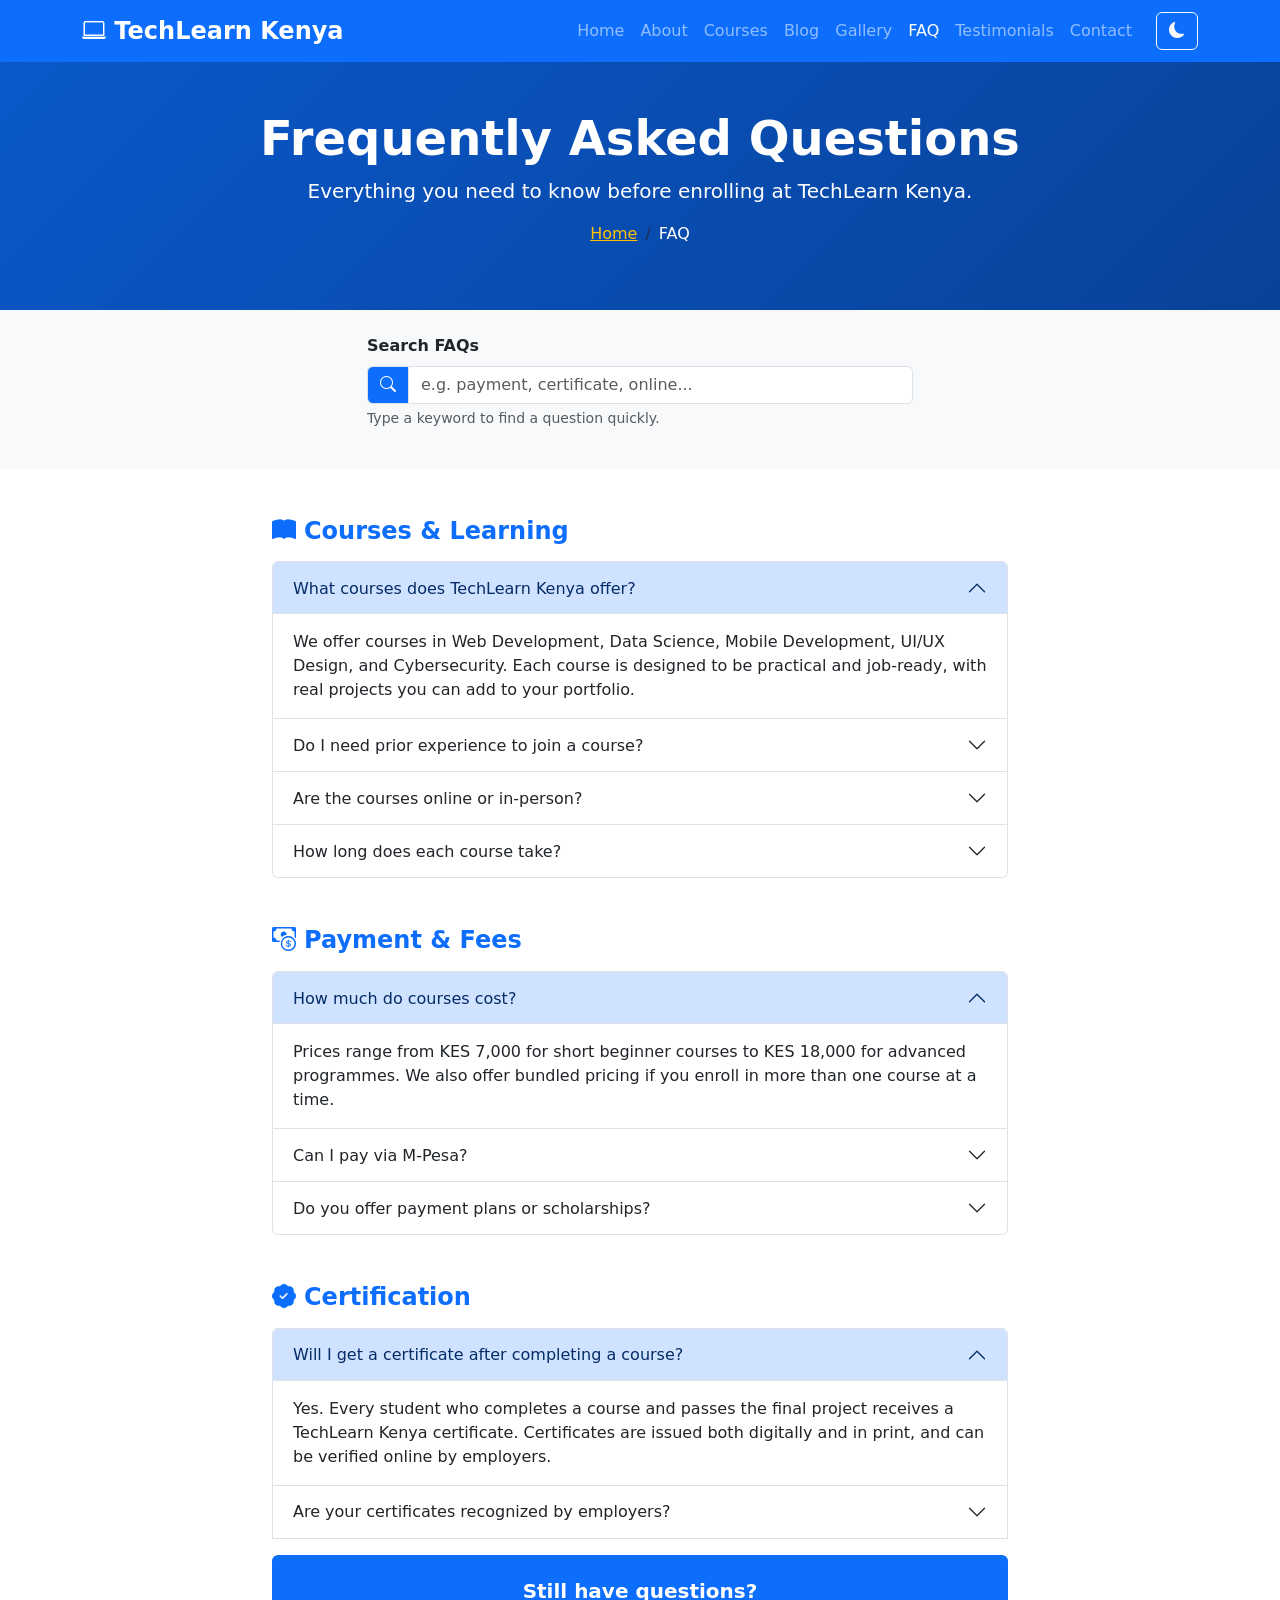
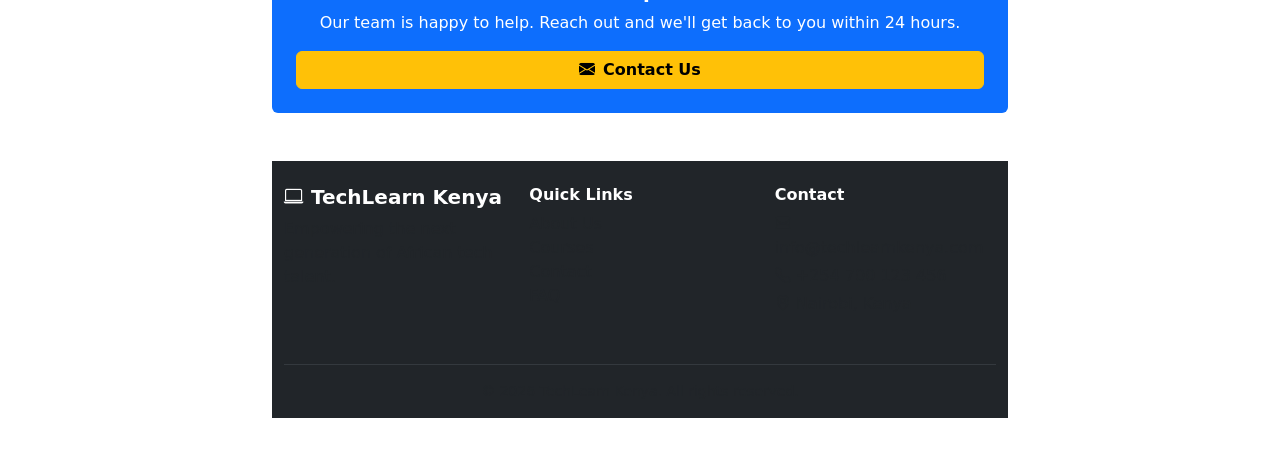
<file: faq.html>
<!DOCTYPE html>
<html lang="en">
<head>
  <meta charset="UTF-8" />
  <meta name="viewport" content="width=device-width, initial-scale=1.0" />
  <title>TechLearn Kenya | FAQ</title>

  <link href="https://cdn.jsdelivr.net/npm/bootstrap@5.3.0/dist/css/bootstrap.min.css" rel="stylesheet" />
  <link href="https://cdn.jsdelivr.net/npm/bootstrap-icons@1.10.5/font/bootstrap-icons.css" rel="stylesheet" />
  <link rel="stylesheet" href="style.css" />
</head>
<body>

  
  <nav class="navbar navbar-expand-lg navbar-dark bg-primary sticky-top">
    <div class="container">
      <a class="navbar-brand fw-bold fs-4" href="index.html">
        <i class="bi bi-laptop"></i> TechLearn Kenya
      </a>
      <button class="navbar-toggler" type="button" data-bs-toggle="collapse" data-bs-target="#navMenu">
        <span class="navbar-toggler-icon"></span>
      </button>
      <div class="collapse navbar-collapse" id="navMenu">
        <ul class="navbar-nav ms-auto">
          <li class="nav-item"><a class="nav-link" href="index.html">Home</a></li>
          <li class="nav-item"><a class="nav-link" href="about.html">About</a></li>
          <li class="nav-item"><a class="nav-link" href="courses.html">Courses</a></li>
          <li class="nav-item"><a class="nav-link" href="blog.html">Blog</a></li>
          <li class="nav-item"><a class="nav-link" href="gallery.html">Gallery</a></li>
          <li class="nav-item"><a class="nav-link active" href="faq.html">FAQ</a></li>
          <li class="nav-item"><a class="nav-link" href="testimonials.html">Testimonials</a></li>
          <li class="nav-item"><a class="nav-link" href="contact.html">Contact</a></li>
        </ul>
        <button class="btn btn-outline-light ms-3" id="darkModeBtn">
          <i class="bi bi-moon-fill"></i>
        </button>
      </div>
    </div>
  </nav>

  
  <section class="page-header text-white text-center py-5">
    <div class="container">
      <h1 class="fw-bold display-5">Frequently Asked Questions</h1>
      <p class="lead">Everything you need to know before enrolling at TechLearn Kenya.</p>
      <nav aria-label="breadcrumb">
        <ol class="breadcrumb justify-content-center">
          <li class="breadcrumb-item"><a href="index.html" class="text-warning">Home</a></li>
          <li class="breadcrumb-item active text-white">FAQ</li>
        </ol>
      </nav>
    </div>
  </section>
  
  <section class="py-4 bg-light">
    <div class="container">
      <div class="row justify-content-center">
        <div class="col-md-6">
          <label class="form-label fw-semibold">Search FAQs</label>
          <div class="input-group">
            <span class="input-group-text bg-primary text-white">
              <i class="bi bi-search"></i>
            </span>
            <input type="text" class="form-control" id="faqSearch"
              placeholder="e.g. payment, certificate, online..." />
          </div>
          <p class="text-muted small mt-1">Type a keyword to find a question quickly.</p>
        </div>
      </div>
    </div>
  </section>
  
  <section class="py-5">
    <div class="container">
      <div class="row justify-content-center">
        <div class="col-md-8">

          
          <h4 class="fw-bold text-primary mb-3">
            <i class="bi bi-book-fill me-2"></i>Courses & Learning
          </h4>
          <div class="accordion mb-5" id="accordionCourses">

            <div class="accordion-item">
              <h2 class="accordion-header">
                <button class="accordion-button" type="button"
                  data-bs-toggle="collapse" data-bs-target="#faq1">
                  What courses does TechLearn Kenya offer?
                </button>
              </h2>
              <div id="faq1" class="accordion-collapse collapse show"
                data-bs-parent="#accordionCourses">
                <div class="accordion-body">
                  We offer courses in Web Development, Data Science, Mobile Development,
                  UI/UX Design, and Cybersecurity. Each course is designed to be practical
                  and job-ready, with real projects you can add to your portfolio.
                </div>
              </div>
            </div>

            <div class="accordion-item">
              <h2 class="accordion-header">
                <button class="accordion-button collapsed" type="button"
                  data-bs-toggle="collapse" data-bs-target="#faq2">
                  Do I need prior experience to join a course?
                </button>
              </h2>
              <div id="faq2" class="accordion-collapse collapse"
                data-bs-parent="#accordionCourses">
                <div class="accordion-body">
                  Not at all. We have beginner, intermediate, and advanced courses.
                  Our beginner courses assume zero prior knowledge — just bring
                  a laptop and the willingness to learn.
                </div>
              </div>
            </div>

            <div class="accordion-item">
              <h2 class="accordion-header">
                <button class="accordion-button collapsed" type="button"
                  data-bs-toggle="collapse" data-bs-target="#faq3">
                  Are the courses online or in-person?
                </button>
              </h2>
              <div id="faq3" class="accordion-collapse collapse"
                data-bs-parent="#accordionCourses">
                <div class="accordion-body">
                  We offer both options. Our in-person classes are held at our
                  Westlands campus in Nairobi. Online classes are live and
                  interactive via Zoom, with recordings available for 30 days.
                </div>
              </div>
            </div>

            <div class="accordion-item">
              <h2 class="accordion-header">
                <button class="accordion-button collapsed" type="button"
                  data-bs-toggle="collapse" data-bs-target="#faq4">
                  How long does each course take?
                </button>
              </h2>
              <div id="faq4" class="accordion-collapse collapse"
                data-bs-parent="#accordionCourses">
                <div class="accordion-body">
                  Course lengths vary. Beginner courses run 8–12 weeks,
                  intermediate courses 10–14 weeks, and advanced courses
                  up to 16 weeks. All include weekend sessions so working
                  professionals can attend.
                </div>
              </div>
            </div>

          </div>
          
           
          <h4 class="fw-bold text-primary mb-3">
            <i class="bi bi-cash-coin me-2"></i>Payment & Fees
          </h4>
          <div class="accordion mb-5" id="accordionPayment">

            <div class="accordion-item">
              <h2 class="accordion-header">
                <button class="accordion-button" type="button"
                  data-bs-toggle="collapse" data-bs-target="#faq5">
                  How much do courses cost?
                </button>
              </h2>
              <div id="faq5" class="accordion-collapse collapse show"
                data-bs-parent="#accordionPayment">
                <div class="accordion-body">
                  Prices range from KES 7,000 for short beginner courses to
                  KES 18,000 for advanced programmes. We also offer bundled
                  pricing if you enroll in more than one course at a time.
                </div>
              </div>
            </div>

            <div class="accordion-item">
              <h2 class="accordion-header">
                <button class="accordion-button collapsed" type="button"
                  data-bs-toggle="collapse" data-bs-target="#faq6">
                  Can I pay via M-Pesa?
                </button>
              </h2>
              <div id="faq6" class="accordion-collapse collapse"
                data-bs-parent="#accordionPayment">
                <div class="accordion-body">
                  Yes! We accept M-Pesa, bank transfer, and card payments.
                  Our M-Pesa paybill number is <strong>123456</strong>,
                  Account Number: your full name. Send us a confirmation
                  message after payment.
                </div>
              </div>
            </div>

            <div class="accordion-item">
              <h2 class="accordion-header">
                <button class="accordion-button collapsed" type="button"
                  data-bs-toggle="collapse" data-bs-target="#faq7">
                  Do you offer payment plans or scholarships?
                </button>
              </h2>
              <div id="faq7" class="accordion-collapse collapse"
                data-bs-parent="#accordionPayment">
                <div class="accordion-body">
                  Yes. We offer a 3-month installment plan for all courses.
                  We also run quarterly scholarship programmes for talented
                  students who cannot afford fees. Apply via our Contact page.
                </div>
              </div>
            </div>

          </div>
          

          
          <h4 class="fw-bold text-primary mb-3">
            <i class="bi bi-patch-check-fill me-2"></i>Certification
          </h4>
          <div class="accordion mb-5" id="accordionCert">

            <div class="accordion-item">
              <h2 class="accordion-header">
                <button class="accordion-button" type="button"
                  data-bs-toggle="collapse" data-bs-target="#faq8">
                  Will I get a certificate after completing a course?
                </button>
              </h2>
              <div id="faq8" class="accordion-collapse collapse show"
                data-bs-parent="#accordionCert">
                <div class="accordion-body">
                  Yes. Every student who completes a course and passes the
                  final project receives a TechLearn Kenya certificate.
                  Certificates are issued both digitally and in print,
                  and can be verified online by employers.
                </div>
              </div>
            </div>

            <div class="accordion-item">
              <h2 class="accordion-header">
                <button class="accordion-button collapsed" type="button"
                  data-bs-toggle="collapse" data-bs-target="#faq9">
                  Are your certificates recognized by employers?
                </button>
              </h2>
              <div id="faq9" class="accordion-collapse collapse"
                data-bs-parent="#accordionCert">
                <div class="accordion-body">
                  Our certificates are recognized by over 40 partner companies
                  including Safaricom, Andela, Cellulant, and several Nairobi
                  startups. We also prepare students for globally recognized
                  certifications like AWS, Google, and Microsoft exams.
                </div>
              </div>
            </div>
            
          <div class="card border-0 bg-primary text-white text-center p-4 mt-3">
            <h5 class="fw-bold mb-2">Still have questions?</h5>
            <p class="mb-3">Our team is happy to help. Reach out and we'll get back to you within 24 hours.</p>
            <a href="contact.html" class="btn btn-warning fw-semibold">
              <i class="bi bi-envelope-fill me-2"></i>Contact Us
            </a>
          </div>

          </div>
          
           
  <footer class="bg-dark text-white pt-4 pb-3 mt-5">
    <div class="container">
      <div class="row">
        <div class="col-md-4 mb-3">
          <h5 class="fw-bold"><i class="bi bi-laptop"></i> TechLearn Kenya</h5>
          <p class="text-muted">Empowering the next generation of African tech talent.</p>
        </div>
        <div class="col-md-4 mb-3">
          <h6 class="fw-bold">Quick Links</h6>
          <ul class="list-unstyled">
            <li><a href="about.html" class="text-muted text-decoration-none">About Us</a></li>
            <li><a href="courses.html" class="text-muted text-decoration-none">Courses</a></li>
            <li><a href="contact.html" class="text-muted text-decoration-none">Contact</a></li>
            <li><a href="faq.html" class="text-muted text-decoration-none">FAQ</a></li>
          </ul>
        </div>
        <div class="col-md-4 mb-3">
          <h6 class="fw-bold">Contact</h6>
          <p class="text-muted mb-1"><i class="bi bi-envelope"></i> info@techlearnkenya.com</p>
          <p class="text-muted mb-1"><i class="bi bi-telephone"></i> +254 700 123 456</p>
          <p class="text-muted"><i class="bi bi-geo-alt"></i> Nairobi, Kenya</p>
        </div>
      </div>
      <hr class="border-secondary" />
      <p class="text-center text-muted small mb-0">&copy; 2026 TechLearn Kenya. All rights reserved.</p>
    </div>
  </footer>
  
<button id="backToTop" title="Back to top">
  <i class="bi bi-arrow-up"></i>
</button>

  
  <script src="https://cdn.jsdelivr.net/npm/bootstrap@5.3.0/dist/js/bootstrap.bundle.min.js"></script>
  <script src="js/main.js"></script>
</body>
</html>
</file>
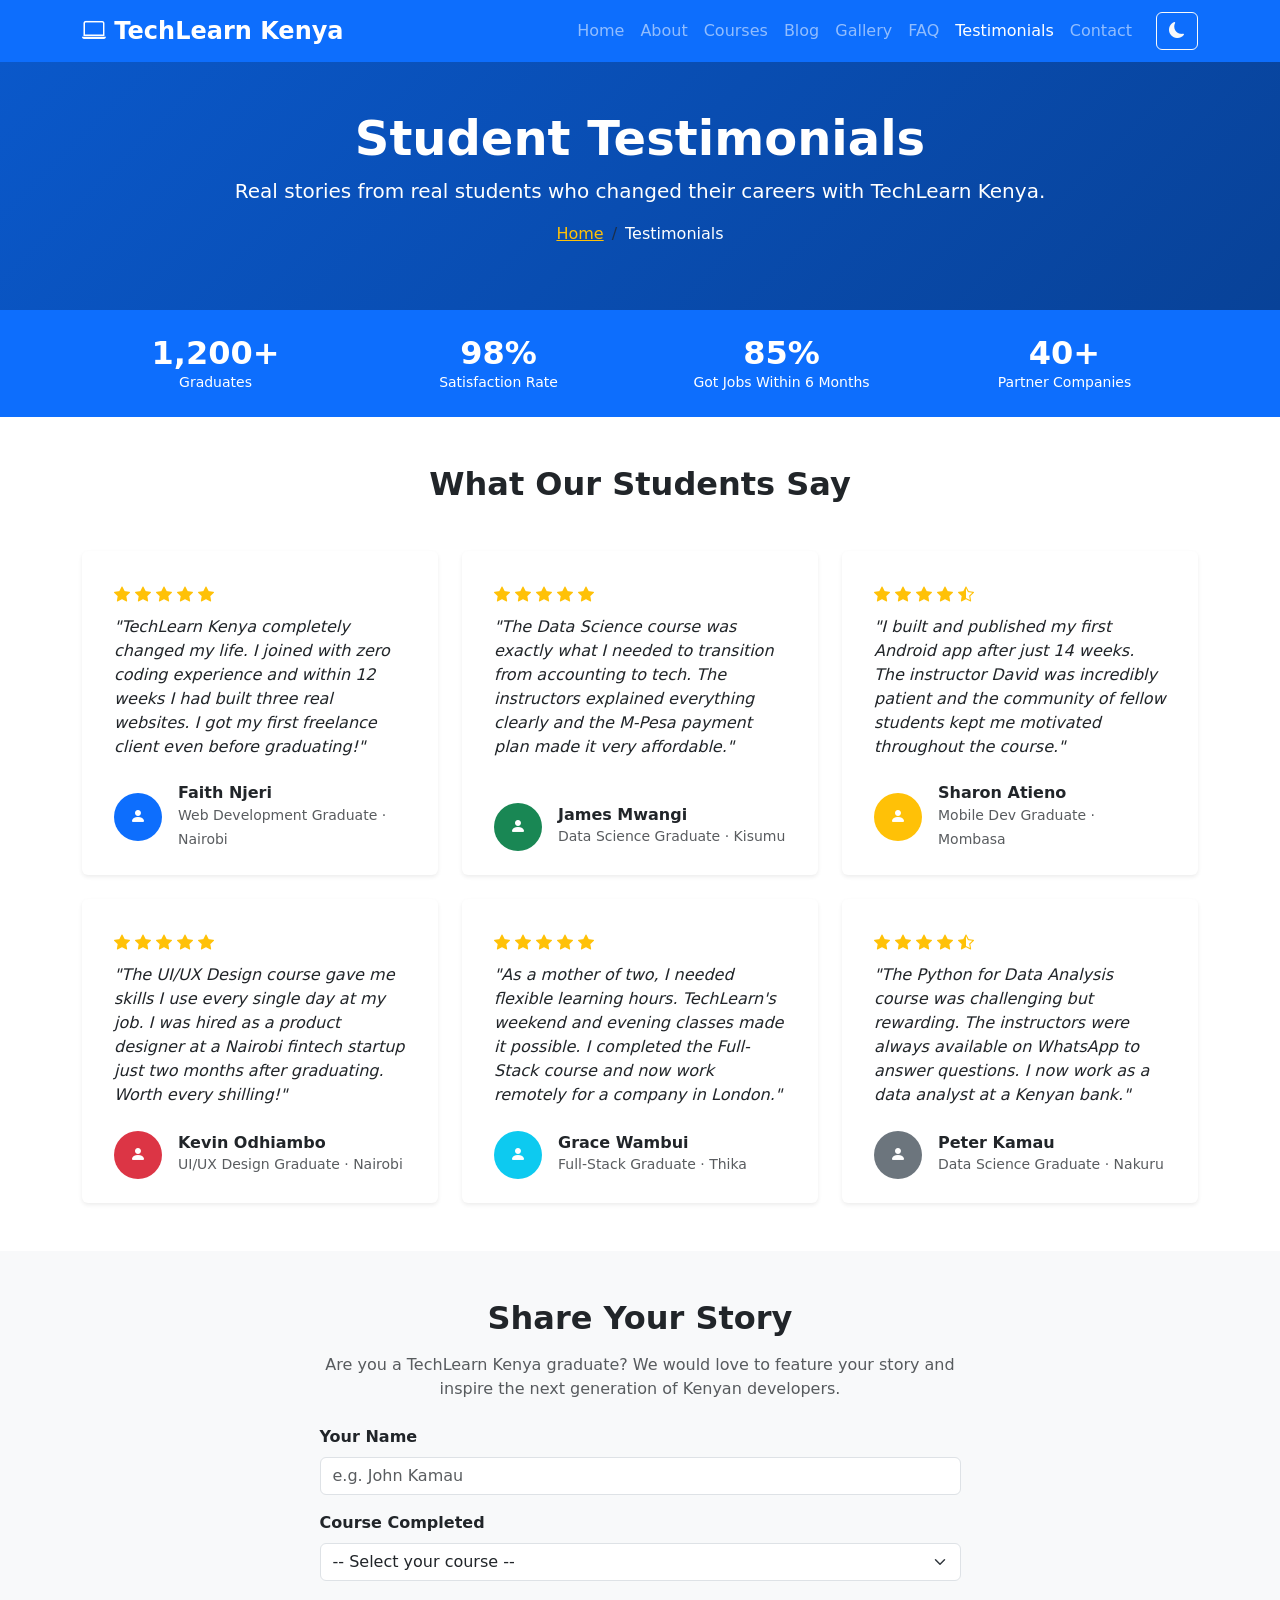
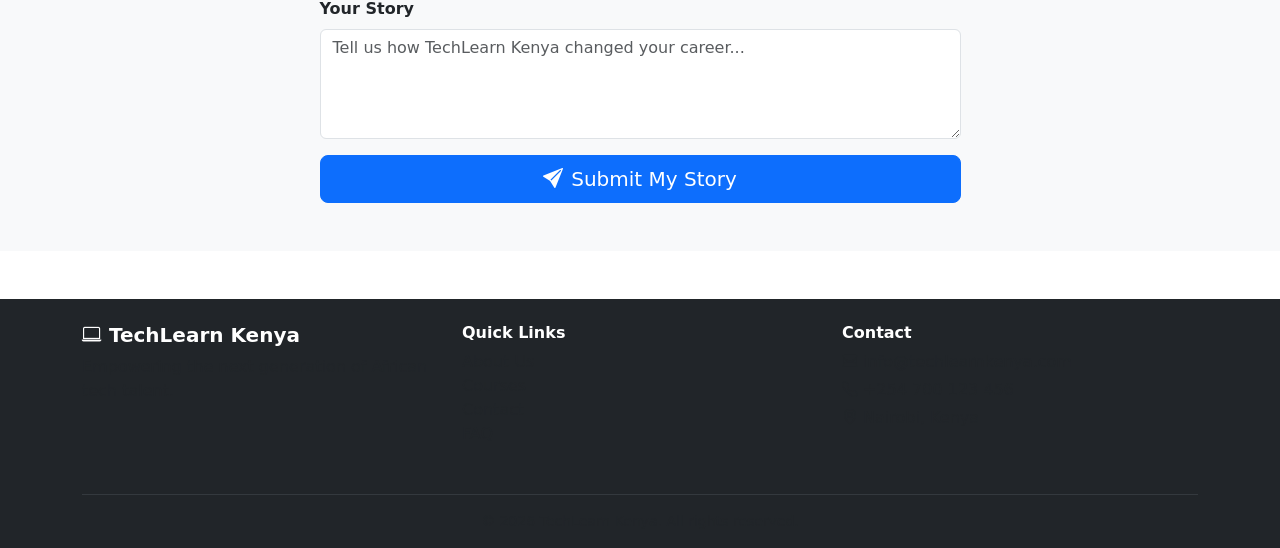
<file: testimonials.html>
<!DOCTYPE html>
<html lang="en">
<head>
  <meta charset="UTF-8" />
  <meta name="viewport" content="width=device-width, initial-scale=1.0" />
  <title>TechLearn Kenya | Testimonials</title>

  <link href="https://cdn.jsdelivr.net/npm/bootstrap@5.3.0/dist/css/bootstrap.min.css" rel="stylesheet" />
  <link href="https://cdn.jsdelivr.net/npm/bootstrap-icons@1.10.5/font/bootstrap-icons.css" rel="stylesheet" />
  <link rel="stylesheet" href="style.css" />
</head>
<body>

  
  <nav class="navbar navbar-expand-lg navbar-dark bg-primary sticky-top">
    <div class="container">
      <a class="navbar-brand fw-bold fs-4" href="index.html">
        <i class="bi bi-laptop"></i> TechLearn Kenya
      </a>
      <button class="navbar-toggler" type="button" data-bs-toggle="collapse" data-bs-target="#navMenu">
        <span class="navbar-toggler-icon"></span>
      </button>
      <div class="collapse navbar-collapse" id="navMenu">
        <ul class="navbar-nav ms-auto">
          <li class="nav-item"><a class="nav-link" href="index.html">Home</a></li>
          <li class="nav-item"><a class="nav-link" href="about.html">About</a></li>
          <li class="nav-item"><a class="nav-link" href="courses.html">Courses</a></li>
          <li class="nav-item"><a class="nav-link" href="blog.html">Blog</a></li>
          <li class="nav-item"><a class="nav-link" href="gallery.html">Gallery</a></li>
          <li class="nav-item"><a class="nav-link" href="faq.html">FAQ</a></li>
          <li class="nav-item"><a class="nav-link active" href="testimonials.html">Testimonials</a></li>
          <li class="nav-item"><a class="nav-link" href="contact.html">Contact</a></li>
        </ul>
        <button class="btn btn-outline-light ms-3" id="darkModeBtn">
          <i class="bi bi-moon-fill"></i>
        </button>
      </div>
    </div>
  </nav>

  
  <section class="page-header text-white text-center py-5">
    <div class="container">
      <h1 class="fw-bold display-5">Student Testimonials</h1>
      <p class="lead">Real stories from real students who changed their careers with TechLearn Kenya.</p>
      <nav aria-label="breadcrumb">
        <ol class="breadcrumb justify-content-center">
          <li class="breadcrumb-item"><a href="index.html" class="text-warning">Home</a></li>
          <li class="breadcrumb-item active text-white">Testimonials</li>
        </ol>
      </nav>
    </div>
  </section>
  
  <section class="py-4 bg-primary text-white">
    <div class="container">
      <div class="row text-center g-3">
        <div class="col-6 col-md-3">
          <h2 class="fw-bold mb-0">1,200+</h2>
          <p class="mb-0 small">Graduates</p>
        </div>
        <div class="col-6 col-md-3">
          <h2 class="fw-bold mb-0">98%</h2>
          <p class="mb-0 small">Satisfaction Rate</p>
        </div>
        <div class="col-6 col-md-3">
          <h2 class="fw-bold mb-0">85%</h2>
          <p class="mb-0 small">Got Jobs Within 6 Months</p>
        </div>
        <div class="col-6 col-md-3">
          <h2 class="fw-bold mb-0">40+</h2>
          <p class="mb-0 small">Partner Companies</p>
        </div>
      </div>
    </div>
  </section>
  
  <section class="py-5">
    <div class="container">
      <h2 class="text-center fw-bold mb-5">What Our Students Say</h2>
      <div class="row g-4">

        
        <div class="col-md-4">
          <div class="card h-100 shadow-sm border-0 p-3">
            <div class="card-body">
              
              <div class="text-warning mb-2">
                <i class="bi bi-star-fill"></i>
                <i class="bi bi-star-fill"></i>
                <i class="bi bi-star-fill"></i>
                <i class="bi bi-star-fill"></i>
                <i class="bi bi-star-fill"></i>
              </div>
              <p class="card-text fst-italic">
                "TechLearn Kenya completely changed my life. I joined with zero
                coding experience and within 12 weeks I had built three real
                websites. I got my first freelance client even before graduating!"
              </p>
            </div>
            <div class="card-footer bg-white border-0 d-flex align-items-center">
              <div class="bg-primary text-white rounded-circle d-flex align-items-center justify-content-center me-3"
                style="width:48px;height:48px;min-width:48px;">
                <i class="bi bi-person-fill"></i>
              </div>
              <div>
                <h6 class="mb-0 fw-bold">Faith Njeri</h6>
                <small class="text-muted">Web Development Graduate · Nairobi</small>
              </div>
            </div>
          </div>
        </div>

        
        <div class="col-md-4">
          <div class="card h-100 shadow-sm border-0 p-3">
            <div class="card-body">
              <div class="text-warning mb-2">
                <i class="bi bi-star-fill"></i>
                <i class="bi bi-star-fill"></i>
                <i class="bi bi-star-fill"></i>
                <i class="bi bi-star-fill"></i>
                <i class="bi bi-star-fill"></i>
              </div>
              <p class="card-text fst-italic">
                "The Data Science course was exactly what I needed to transition
                from accounting to tech. The instructors explained everything
                clearly and the M-Pesa payment plan made it very affordable."
              </p>
            </div>
            <div class="card-footer bg-white border-0 d-flex align-items-center">
              <div class="bg-success text-white rounded-circle d-flex align-items-center justify-content-center me-3"
                style="width:48px;height:48px;min-width:48px;">
                <i class="bi bi-person-fill"></i>
              </div>
              <div>
                <h6 class="mb-0 fw-bold">James Mwangi</h6>
                <small class="text-muted">Data Science Graduate · Kisumu</small>
              </div>
            </div>
          </div>
        </div>

        
        <div class="col-md-4">
          <div class="card h-100 shadow-sm border-0 p-3">
            <div class="card-body">
              <div class="text-warning mb-2">
                <i class="bi bi-star-fill"></i>
                <i class="bi bi-star-fill"></i>
                <i class="bi bi-star-fill"></i>
                <i class="bi bi-star-fill"></i>
                <i class="bi bi-star-half"></i>
              </div>
              <p class="card-text fst-italic">
                "I built and published my first Android app after just 14 weeks.
                The instructor David was incredibly patient and the community of
                fellow students kept me motivated throughout the course."
              </p>
            </div>
            <div class="card-footer bg-white border-0 d-flex align-items-center">
              <div class="bg-warning text-white rounded-circle d-flex align-items-center justify-content-center me-3"
                style="width:48px;height:48px;min-width:48px;">
                <i class="bi bi-person-fill"></i>
              </div>
              <div>
                <h6 class="mb-0 fw-bold">Sharon Atieno</h6>
                <small class="text-muted">Mobile Dev Graduate · Mombasa</small>
              </div>
            </div>
          </div>
        </div>
        
        <div class="col-md-4">
          <div class="card h-100 shadow-sm border-0 p-3">
            <div class="card-body">
              <div class="text-warning mb-2">
                <i class="bi bi-star-fill"></i>
                <i class="bi bi-star-fill"></i>
                <i class="bi bi-star-fill"></i>
                <i class="bi bi-star-fill"></i>
                <i class="bi bi-star-fill"></i>
              </div>
              <p class="card-text fst-italic">
                "The UI/UX Design course gave me skills I use every single day
                at my job. I was hired as a product designer at a Nairobi fintech
                startup just two months after graduating. Worth every shilling!"
              </p>
            </div>
            <div class="card-footer bg-white border-0 d-flex align-items-center">
              <div class="bg-danger text-white rounded-circle d-flex align-items-center justify-content-center me-3"
                style="width:48px;height:48px;min-width:48px;">
                <i class="bi bi-person-fill"></i>
              </div>
              <div>
                <h6 class="mb-0 fw-bold">Kevin Odhiambo</h6>
                <small class="text-muted">UI/UX Design Graduate · Nairobi</small>
              </div>
            </div>
          </div>
        </div>

        
        <div class="col-md-4">
          <div class="card h-100 shadow-sm border-0 p-3">
            <div class="card-body">
              <div class="text-warning mb-2">
                <i class="bi bi-star-fill"></i>
                <i class="bi bi-star-fill"></i>
                <i class="bi bi-star-fill"></i>
                <i class="bi bi-star-fill"></i>
                <i class="bi bi-star-fill"></i>
              </div>
              <p class="card-text fst-italic">
                "As a mother of two, I needed flexible learning hours.
                TechLearn's weekend and evening classes made it possible.
                I completed the Full-Stack course and now work remotely
                for a company in London."
              </p>
            </div>
            <div class="card-footer bg-white border-0 d-flex align-items-center">
              <div class="bg-info text-white rounded-circle d-flex align-items-center justify-content-center me-3"
                style="width:48px;height:48px;min-width:48px;">
                <i class="bi bi-person-fill"></i>
              </div>
              <div>
                <h6 class="mb-0 fw-bold">Grace Wambui</h6>
                <small class="text-muted">Full-Stack Graduate · Thika</small>
              </div>
            </div>
          </div>
        </div>

        
        <div class="col-md-4">
          <div class="card h-100 shadow-sm border-0 p-3">
            <div class="card-body">
              <div class="text-warning mb-2">
                <i class="bi bi-star-fill"></i>
                <i class="bi bi-star-fill"></i>
                <i class="bi bi-star-fill"></i>
                <i class="bi bi-star-fill"></i>
                <i class="bi bi-star-half"></i>
              </div>
              <p class="card-text fst-italic">
                "The Python for Data Analysis course was challenging but
                rewarding. The instructors were always available on WhatsApp
                to answer questions. I now work as a data analyst at a
                Kenyan bank."
              </p>
            </div>
            <div class="card-footer bg-white border-0 d-flex align-items-center">
              <div class="bg-secondary text-white rounded-circle d-flex align-items-center justify-content-center me-3"
                style="width:48px;height:48px;min-width:48px;">
                <i class="bi bi-person-fill"></i>
              </div>
              <div>
                <h6 class="mb-0 fw-bold">Peter Kamau</h6>
                <small class="text-muted">Data Science Graduate · Nakuru</small>
              </div>
            </div>
          </div>
        </div>

      </div>
    </div>
  </section>
  
  <section class="py-5 bg-light">
    <div class="container">
      <div class="row justify-content-center">
        <div class="col-md-7 text-center">
          <h2 class="fw-bold mb-3">Share Your Story</h2>
          <p class="text-muted mb-4">
            Are you a TechLearn Kenya graduate? We would love to feature
            your story and inspire the next generation of Kenyan developers.
          </p>
          <form id="testimonyForm" novalidate>
            <div class="mb-3 text-start">
              <label class="form-label fw-semibold">Your Name</label>
              <input type="text" class="form-control" id="tName"
                placeholder="e.g. John Kamau" />
              <div class="invalid-feedback">Please enter your name.</div>
            </div>
            <div class="mb-3 text-start">
              <label class="form-label fw-semibold">Course Completed</label>
              <select class="form-select" id="tCourse">
                <option value="">-- Select your course --</option>
                <option>HTML, CSS & JavaScript Bootcamp</option>
                <option>Full-Stack with React & Node.js</option>
                <option>Python for Data Analysis</option>
                <option>Machine Learning Fundamentals</option>
                <option>Android Development with Java</option>
                <option>UI/UX Design Fundamentals</option>
              </select>
              <div class="invalid-feedback">Please select a course.</div>
            </div>
            <div class="mb-3 text-start">
              <label class="form-label fw-semibold">Your Story</label>
              <textarea class="form-control" id="tStory" rows="4"
                placeholder="Tell us how TechLearn Kenya changed your career..."></textarea>
              <div class="invalid-feedback">Please write at least 30 characters.</div>
            </div>
            <button type="submit" class="btn btn-primary btn-lg w-100">
              <i class="bi bi-send-fill me-2"></i>Submit My Story
            </button>
            <div class="alert alert-success mt-3 d-none" id="testimonySuccess">
              <i class="bi bi-check-circle-fill me-2"></i>
              Thank you! We will review your story and feature it soon.
            </div>
          </form>
        </div>
      </div>
    </div>
  </section>
  
  <footer class="bg-dark text-white pt-4 pb-3 mt-5">
    <div class="container">
      <div class="row">
        <div class="col-md-4 mb-3">
          <h5 class="fw-bold"><i class="bi bi-laptop"></i> TechLearn Kenya</h5>
          <p class="text-muted">Empowering the next generation of African tech talent.</p>
        </div>
        <div class="col-md-4 mb-3">
          <h6 class="fw-bold">Quick Links</h6>
          <ul class="list-unstyled">
            <li><a href="about.html" class="text-muted text-decoration-none">About Us</a></li>
            <li><a href="courses.html" class="text-muted text-decoration-none">Courses</a></li>
            <li><a href="contact.html" class="text-muted text-decoration-none">Contact</a></li>
            <li><a href="faq.html" class="text-muted text-decoration-none">FAQ</a></li>
          </ul>
        </div>
        <div class="col-md-4 mb-3">
          <h6 class="fw-bold">Contact</h6>
          <p class="text-muted mb-1"><i class="bi bi-envelope"></i> info@techlearnkenya.com</p>
          <p class="text-muted mb-1"><i class="bi bi-telephone"></i> +254 700 123 456</p>
          <p class="text-muted"><i class="bi bi-geo-alt"></i> Nairobi, Kenya</p>
        </div>
      </div>
      <hr class="border-secondary" />
      <p class="text-center text-muted small mb-0">&copy; 2026 TechLearn Kenya. All rights reserved.</p>
    </div>
  </footer>
  
<button id="backToTop" title="Back to top">
  <i class="bi bi-arrow-up"></i>
</button>

  
  <script src="https://cdn.jsdelivr.net/npm/bootstrap@5.3.0/dist/js/bootstrap.bundle.min.js"></script>
  <script src="js/main.js"></script>
</body>
</html>
</file>
<file: style.css>
/* ===== PAGE HEADER (used on all inner pages) ===== */
.page-header {
  background: linear-gradient(135deg, #0a58ca 0%, #084298 100%);
  padding: 60px 20px;
}
/* ===== GALLERY ===== */
.gallery-card {
  cursor: pointer;
  transition: transform 0.3s ease;
}
.gallery-card:hover {
  transform: scale(1.03);
}
.gallery-overlay {
  background: rgba(13, 110, 253, 0.6);
  opacity: 0;
  transition: opacity 0.3s ease;
}
.gallery-card:hover .gallery-overlay {
  opacity: 1;
}
/* ===== SMOOTH SCROLL ===== */
html {
  scroll-behavior: smooth;
}

/* ===== BACK TO TOP BUTTON ===== */
#backToTop {
  position: fixed;
  bottom: 30px;
  right: 30px;
  z-index: 999;
  display: none;
  width: 45px;
  height: 45px;
  border-radius: 50%;
  background-color: var(--primary);
  color: white;
  border: none;
  font-size: 1.2rem;
  cursor: pointer;
  box-shadow: 0 4px 12px rgba(0,0,0,0.2);
  transition: opacity 0.3s ease;
}
#backToTop:hover {
  background-color: #0a58ca;
}
/* ===== MOBILE FIXES ===== */
body {
  overflow-x: hidden;
}

@media (max-width: 576px) {
  .hero-section h1 {
    font-size: 2rem;
  }
  .page-header h1 {
    font-size: 1.8rem;
  }
  .display-4, .display-5 {
    font-size: 2rem;
  }
}
/* ===== FOOTER LINK HOVER ===== */
footer a.text-muted:hover {
  color: #ffc107 !important;
  text-decoration: underline !important;
  transition: color 0.2s ease;
}

/* ===== NAVBAR LINK HOVER ===== */
.navbar .nav-link:hover {
  color: #ffc107 !important;
  transition: color 0.2s ease;
}
</file>
